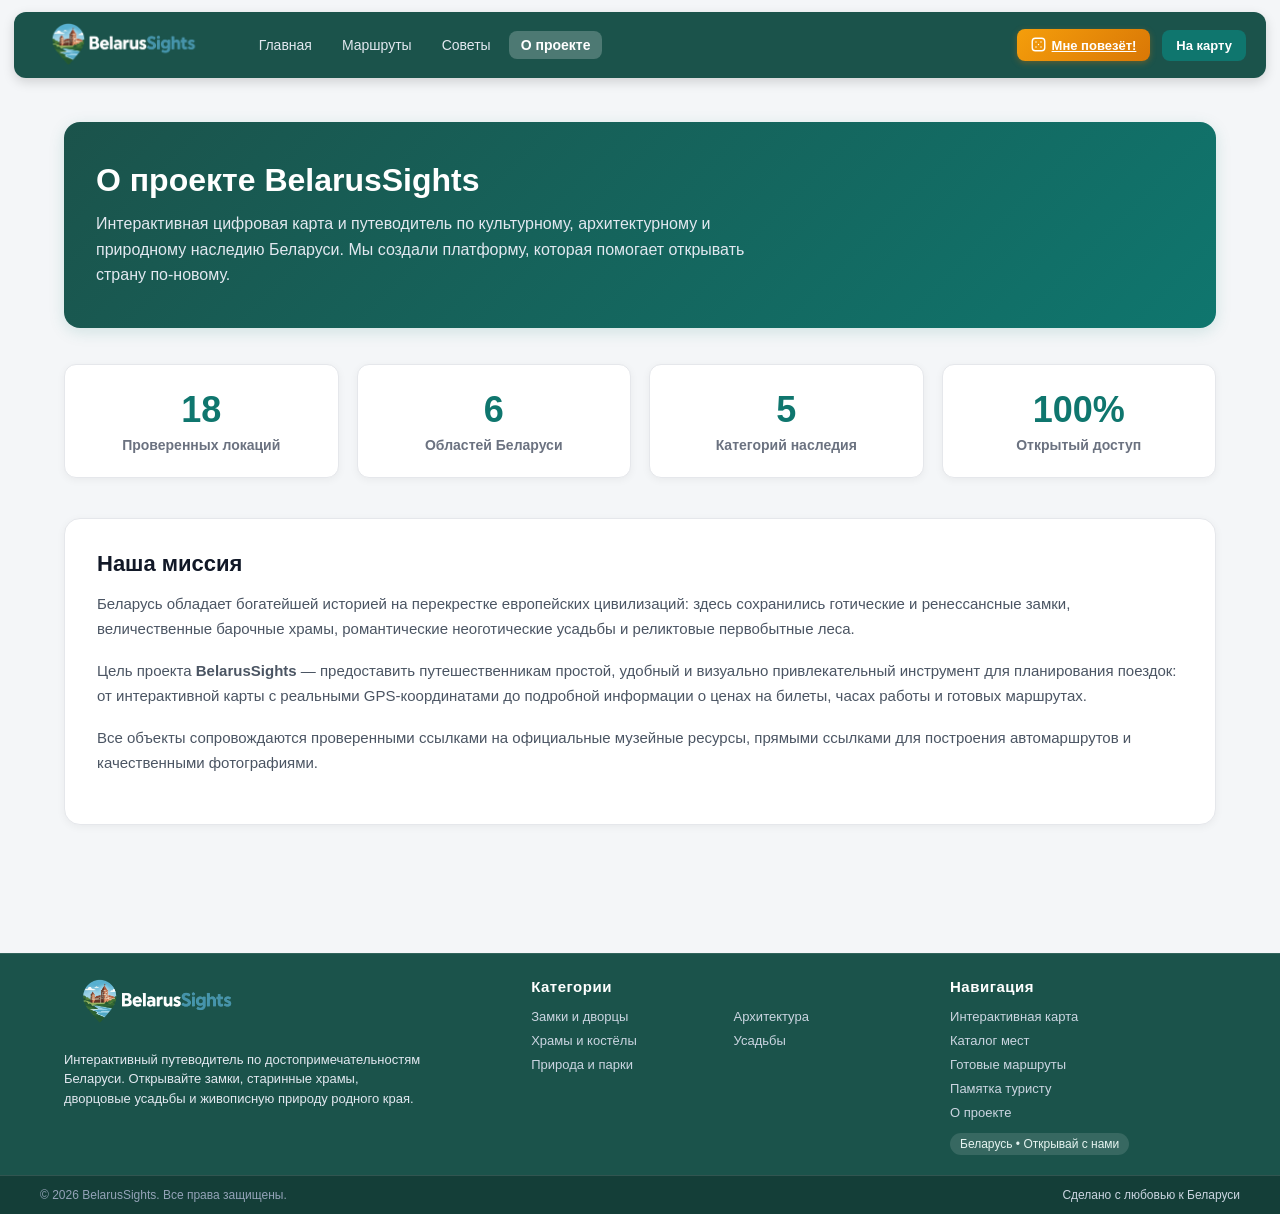
<file: about.html>
<!DOCTYPE html>
<html lang="ru">
<head>
  <meta charset="UTF-8">
  <meta name="viewport" content="width=device-width, initial-scale=1.0">
  <title>О проекте — BelarusSights</title>
  <link rel="stylesheet" href="style.css">
</head>
<body>

  <header>
    <div class="header-main">
      <a href="index.html" class="logo-link">
        <img src="logo.png" class="logo-img" alt="BelarusSights">
      </a>

      <button class="menu-toggle" id="menu-toggle" aria-label="Открыть меню">
        <span></span>
        <span></span>
        <span></span>
      </button>

      <nav class="main-nav" id="main-nav">
        <a href="index.html" class="nav-link">Главная</a>
        <a href="routes.html" class="nav-link">Маршруты</a>
        <a href="guide.html" class="nav-link">Советы</a>
        <a href="about.html" class="nav-link active">О проекте</a>
      </nav>
    </div>

    <div class="header-controls">
      <a href="index.html?random=1" class="btn-lucky" title="Случайная достопримечательность">
        <span class="lucky-icon"><svg width="15" height="15" viewBox="0 0 24 24" fill="none" stroke="currentColor" stroke-width="2.2" stroke-linecap="round" stroke-linejoin="round" style="vertical-align: -2px;"><rect x="2" y="2" width="20" height="20" rx="5" ry="5"></rect><path d="M16 8h.01"></path><path d="M8 8h.01"></path><path d="M8 16h.01"></path><path d="M16 16h.01"></path><path d="M12 12h.01"></path></svg></span> Мне повезёт!
      </a>
      <a href="index.html#map-container" class="btn btn-primary" style="padding: 8px 14px; text-decoration: none; border-radius: 8px; font-size: 13px;">
        На карту
      </a>
    </div>
  </header>

  <main class="page-container">
    <div class="page-hero">
      <h1>О проекте BelarusSights</h1>
      <p>Интерактивная цифровая карта и путеводитель по культурному, архитектурному и природному наследию Беларуси. Мы создали платформу, которая помогает открывать страну по-новому.</p>
    </div>

    <!-- Статистика -->
    <div class="stats-grid">
      <div class="stat-card">
        <div class="stat-number">18</div>
        <div class="stat-label">Проверенных локаций</div>
      </div>
      <div class="stat-card">
        <div class="stat-number">6</div>
        <div class="stat-label">Областей Беларуси</div>
      </div>
      <div class="stat-card">
        <div class="stat-number">5</div>
        <div class="stat-label">Категорий наследия</div>
      </div>
      <div class="stat-card">
        <div class="stat-number">100%</div>
        <div class="stat-label">Открытый доступ</div>
      </div>
    </div>

    <!-- Миссия и описание -->
    <article class="about-content-card">
      <h2>Наша миссия</h2>
      <p>Беларусь обладает богатейшей историей на перекрестке европейских цивилизаций: здесь сохранились готические и ренессансные замки, величественные барочные храмы, романтические неоготические усадьбы и реликтовые первобытные леса.</p>
      <p>Цель проекта <strong>BelarusSights</strong> — предоставить путешественникам простой, удобный и визуально привлекательный инструмент для планирования поездок: от интерактивной карты с реальными GPS-координатами до подробной информации о ценах на билеты, часах работы и готовых маршрутах.</p>
      <p>Все объекты сопровождаются проверенными ссылками на официальные музейные ресурсы, прямыми ссылками для построения автомаршрутов и качественными фотографиями.</p>
    </article>
  </main>

  <!-- Футер сайта -->
  <footer class="site-footer">
    <div class="footer-container">
      <div class="footer-col footer-about">
        <a href="index.html" class="footer-logo-link">
          <img src="logo.png" alt="BelarusSights" class="footer-logo">
        </a>
        <p class="footer-desc">Интерактивный путеводитель по достопримечательностям Беларуси. Открывайте замки, старинные храмы, дворцовые усадьбы и живописную природу родного края.</p>
      </div>

      <div class="footer-col footer-nav">
        <h4 class="footer-title">Категории</h4>
        <ul class="footer-links footer-links-grid">
          <li><a href="index.html#catalog-container">Замки и дворцы</a></li>
          <li><a href="index.html#catalog-container">Архитектура</a></li>
          <li><a href="index.html#catalog-container">Храмы и костёлы</a></li>
          <li><a href="index.html#catalog-container">Усадьбы</a></li>
          <li><a href="index.html#catalog-container">Природа и парки</a></li>
        </ul>
      </div>

      <div class="footer-col footer-info">
        <h4 class="footer-title">Навигация</h4>
        <ul class="footer-links">
          <li><a href="index.html#map-container">Интерактивная карта</a></li>
          <li><a href="index.html#catalog-container">Каталог мест</a></li>
          <li><a href="routes.html">Готовые маршруты</a></li>
          <li><a href="guide.html">Памятка туристу</a></li>
          <li><a href="about.html">О проекте</a></li>
        </ul>
        <div class="footer-badge">Беларусь • Открывай с нами</div>
      </div>
    </div>

    <div class="footer-bottom">
      <div class="footer-bottom-inner">
        <p>© 2026 BelarusSights. Все права защищены.</p>
        <p class="footer-subtext">Сделано с любовью к Беларуси</p>
      </div>
    </div>
  </footer>

  <script>
    const menuToggle = document.getElementById('menu-toggle');
    const mainNav = document.getElementById('main-nav');
    if (menuToggle && mainNav) {
      menuToggle.addEventListener('click', () => {
        mainNav.classList.toggle('active');
      });
    }
  </script>
</body>
</html>
</file>
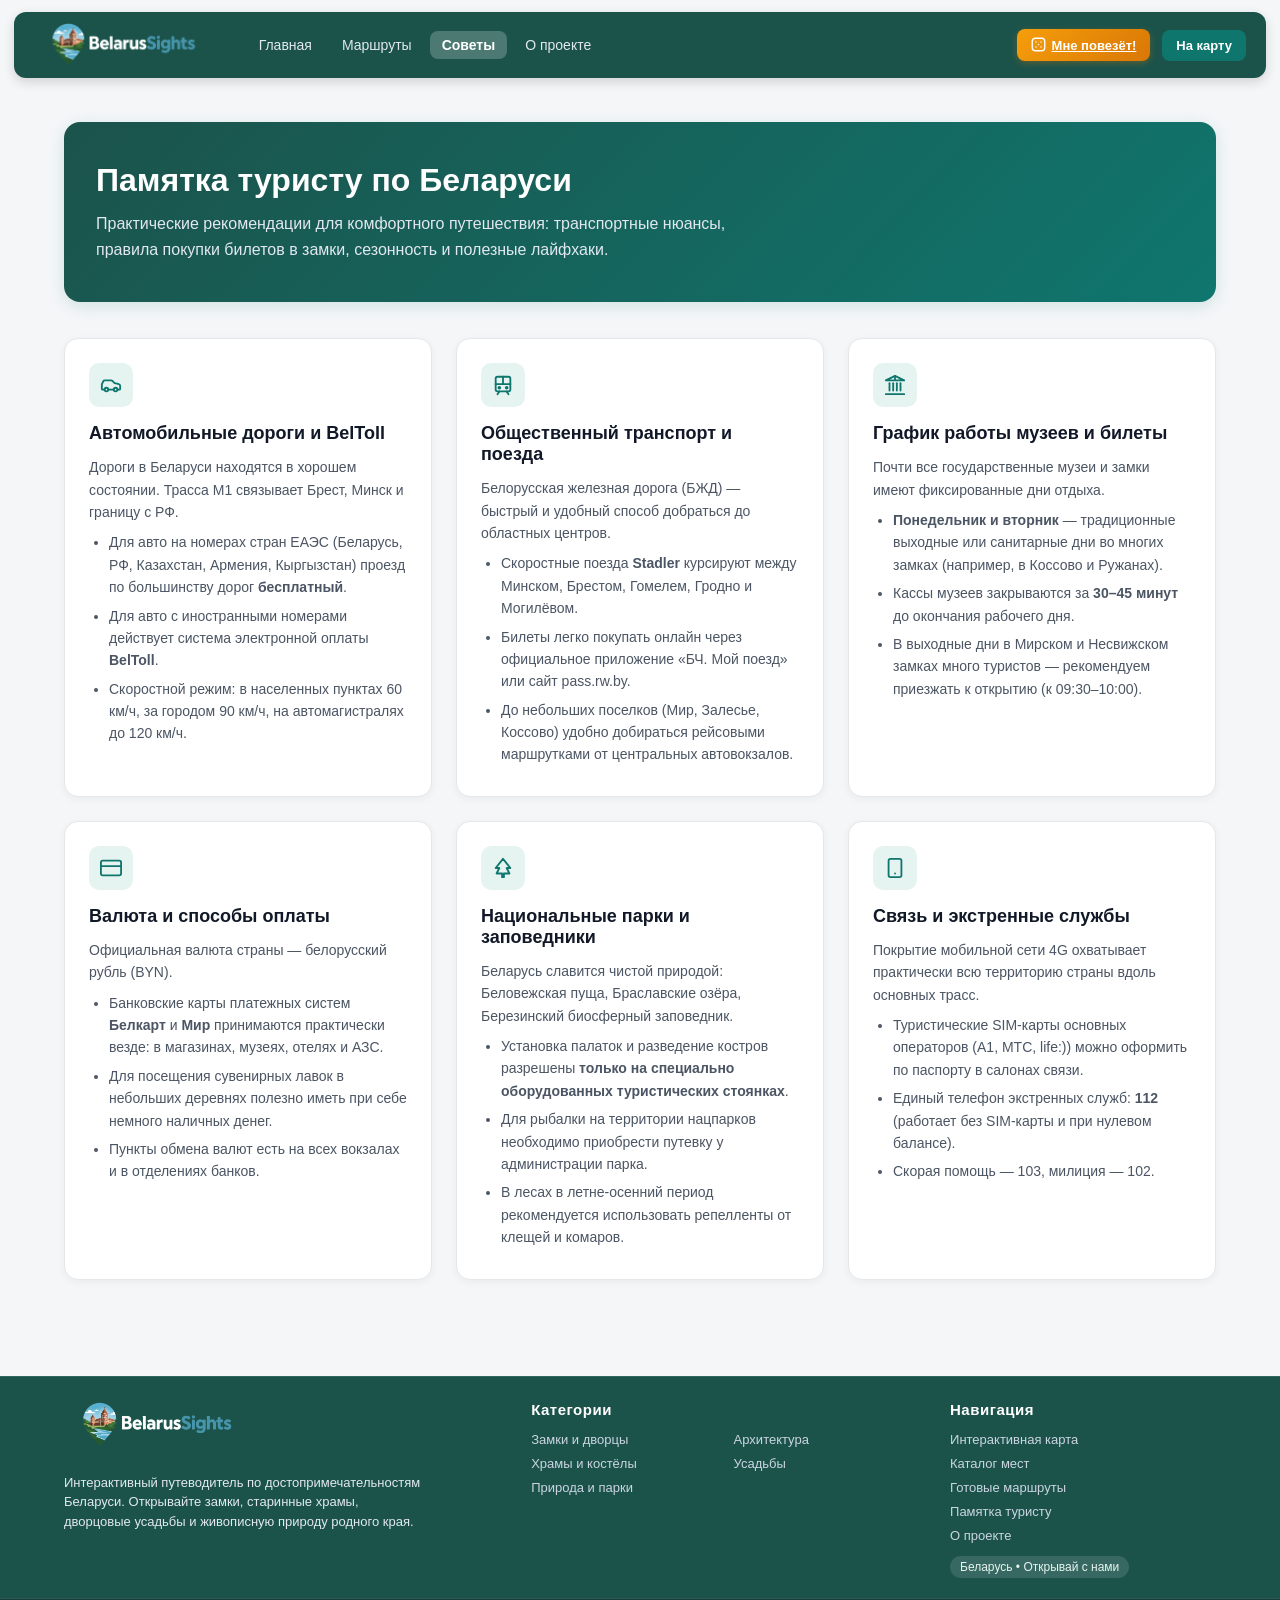
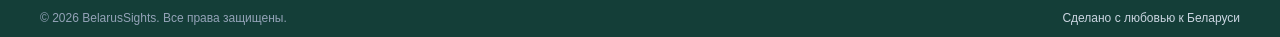
<file: guide.html>
<!DOCTYPE html>
<html lang="ru">
<head>
  <meta charset="UTF-8">
  <meta name="viewport" content="width=device-width, initial-scale=1.0">
  <title>Советы туристу — BelarusSights</title>
  <link rel="stylesheet" href="style.css">
</head>
<body>

  <header>
    <div class="header-main">
      <a href="index.html" class="logo-link">
        <img src="logo.png" class="logo-img" alt="BelarusSights">
      </a>

      <button class="menu-toggle" id="menu-toggle" aria-label="Открыть меню">
        <span></span>
        <span></span>
        <span></span>
      </button>

      <nav class="main-nav" id="main-nav">
        <a href="index.html" class="nav-link">Главная</a>
        <a href="routes.html" class="nav-link">Маршруты</a>
        <a href="guide.html" class="nav-link active">Советы</a>
        <a href="about.html" class="nav-link">О проекте</a>
      </nav>
    </div>

    <div class="header-controls">
      <a href="index.html?random=1" class="btn-lucky" title="Случайная достопримечательность">
        <span class="lucky-icon"><svg width="15" height="15" viewBox="0 0 24 24" fill="none" stroke="currentColor" stroke-width="2.2" stroke-linecap="round" stroke-linejoin="round" style="vertical-align: -2px;"><rect x="2" y="2" width="20" height="20" rx="5" ry="5"></rect><path d="M16 8h.01"></path><path d="M8 8h.01"></path><path d="M8 16h.01"></path><path d="M16 16h.01"></path><path d="M12 12h.01"></path></svg></span> Мне повезёт!
      </a>
      <a href="index.html#map-container" class="btn btn-primary" style="padding: 8px 14px; text-decoration: none; border-radius: 8px; font-size: 13px;">
        На карту
      </a>
    </div>
  </header>

  <main class="page-container">
    <div class="page-hero">
      <h1>Памятка туристу по Беларуси</h1>
      <p>Практические рекомендации для комфортного путешествия: транспортные нюансы, правила покупки билетов в замки, сезонность и полезные лайфхаки.</p>
    </div>

    <div class="guide-grid">
      <div class="guide-card">
        <div class="guide-icon-svg">
          <svg width="22" height="22" viewBox="0 0 24 24" fill="none" stroke="#0f766e" stroke-width="2" stroke-linecap="round" stroke-linejoin="round"><path d="M19 17h2c.6 0 1-.4 1-1v-3c0-.9-.7-1.7-1.5-1.9C18.7 10.6 16 10 16 10s-1.3-1.4-2.2-2.3c-.5-.4-1.1-.7-1.8-.7H5c-.6 0-1.1.4-1.4.9l-1.4 2.9A3.7 3.7 0 0 0 2 12v4c0 .6.4 1 1 1h2"></path><circle cx="7" cy="17" r="2"></circle><path d="M9 17h6"></path><circle cx="17" cy="17" r="2"></circle></svg>
        </div>
        <h3>Автомобильные дороги и BelToll</h3>
        <p>Дороги в Беларуси находятся в хорошем состоянии. Трасса М1 связывает Брест, Минск и границу с РФ.</p>
        <ul>
          <li>Для авто на номерах стран ЕАЭС (Беларусь, РФ, Казахстан, Армения, Кыргызстан) проезд по большинству дорог <strong>бесплатный</strong>.</li>
          <li>Для авто с иностранными номерами действует система электронной оплаты <strong>BelToll</strong>.</li>
          <li>Скоростной режим: в населенных пунктах 60 км/ч, за городом 90 км/ч, на автомагистралях до 120 км/ч.</li>
        </ul>
      </div>

      <div class="guide-card">
        <div class="guide-icon-svg">
          <svg width="22" height="22" viewBox="0 0 24 24" fill="none" stroke="#0f766e" stroke-width="2" stroke-linecap="round" stroke-linejoin="round"><rect x="4" y="3" width="16" height="16" rx="2"></rect><path d="M4 11h16"></path><path d="M12 3v8"></path><path d="m8 19-2 3"></path><path d="m16 19 2 3"></path><circle cx="8" cy="15" r="1"></circle><circle cx="16" cy="15" r="1"></circle></svg>
        </div>
        <h3>Общественный транспорт и поезда</h3>
        <p>Белорусская железная дорога (БЖД) — быстрый и удобный способ добраться до областных центров.</p>
        <ul>
          <li>Скоростные поезда <strong>Stadler</strong> курсируют между Минском, Брестом, Гомелем, Гродно и Могилёвом.</li>
          <li>Билеты легко покупать онлайн через официальное приложение «БЧ. Мой поезд» или сайт pass.rw.by.</li>
          <li>До небольших поселков (Мир, Залесье, Коссово) удобно добираться рейсовыми маршрутками от центральных автовокзалов.</li>
        </ul>
      </div>

      <div class="guide-card">
        <div class="guide-icon-svg">
          <svg width="22" height="22" viewBox="0 0 24 24" fill="none" stroke="#0f766e" stroke-width="2" stroke-linecap="round" stroke-linejoin="round"><line x1="2" y1="22" x2="22" y2="22"></line><line x1="12" y1="2" x2="12" y2="6"></line><line x1="6" y1="10" x2="6" y2="18"></line><line x1="10" y1="10" x2="10" y2="18"></line><line x1="14" y1="10" x2="14" y2="18"></line><line x1="18" y1="10" x2="18" y2="18"></line><polygon points="12 2 2 7 22 7 12 2"></polygon></svg>
        </div>
        <h3>График работы музеев и билеты</h3>
        <p>Почти все государственные музеи и замки имеют фиксированные дни отдыха.</p>
        <ul>
          <li><strong>Понедельник и вторник</strong> — традиционные выходные или санитарные дни во многих замках (например, в Коссово и Ружанах).</li>
          <li>Кассы музеев закрываются за <strong>30–45 минут</strong> до окончания рабочего дня.</li>
          <li>В выходные дни в Мирском и Несвижском замках много туристов — рекомендуем приезжать к открытию (к 09:30–10:00).</li>
        </ul>
      </div>

      <div class="guide-card">
        <div class="guide-icon-svg">
          <svg width="22" height="22" viewBox="0 0 24 24" fill="none" stroke="#0f766e" stroke-width="2" stroke-linecap="round" stroke-linejoin="round"><rect x="1" y="4" width="22" height="16" rx="2" ry="2"></rect><line x1="1" y1="10" x2="23" y2="10"></line></svg>
        </div>
        <h3>Валюта и способы оплаты</h3>
        <p>Официальная валюта страны — белорусский рубль (BYN).</p>
        <ul>
          <li>Банковские карты платежных систем <strong>Белкарт</strong> и <strong>Мир</strong> принимаются практически везде: в магазинах, музеях, отелях и АЗС.</li>
          <li>Для посещения сувенирных лавок в небольших деревнях полезно иметь при себе немного наличных денег.</li>
          <li>Пункты обмена валют есть на всех вокзалах и в отделениях банков.</li>
        </ul>
      </div>

      <div class="guide-card">
        <div class="guide-icon-svg">
          <svg width="22" height="22" viewBox="0 0 24 24" fill="none" stroke="#0f766e" stroke-width="2" stroke-linecap="round" stroke-linejoin="round"><path d="M12 2L4 12h4l-3 6h6v4h2v-4h6l-3-6h4z"></path></svg>
        </div>
        <h3>Национальные парки и заповедники</h3>
        <p>Беларусь славится чистой природой: Беловежская пуща, Браславские озёра, Березинский биосферный заповедник.</p>
        <ul>
          <li>Установка палаток и разведение костров разрешены <strong>только на специально оборудованных туристических стоянках</strong>.</li>
          <li>Для рыбалки на территории нацпарков необходимо приобрести путевку у администрации парка.</li>
          <li>В лесах в летне-осенний период рекомендуется использовать репелленты от клещей и комаров.</li>
        </ul>
      </div>

      <div class="guide-card">
        <div class="guide-icon-svg">
          <svg width="22" height="22" viewBox="0 0 24 24" fill="none" stroke="#0f766e" stroke-width="2" stroke-linecap="round" stroke-linejoin="round"><rect x="5" y="2" width="14" height="20" rx="2" ry="2"></rect><line x1="12" y1="18" x2="12.01" y2="18"></line></svg>
        </div>
        <h3>Связь и экстренные службы</h3>
        <p>Покрытие мобильной сети 4G охватывает практически всю территорию страны вдоль основных трасс.</p>
        <ul>
          <li>Туристические SIM-карты основных операторов (А1, МТС, life:)) можно оформить по паспорту в салонах связи.</li>
          <li>Единый телефон экстренных служб: <strong>112</strong> (работает без SIM-карты и при нулевом балансе).</li>
          <li>Скорая помощь — 103, милиция — 102.</li>
        </ul>
      </div>
    </div>
  </main>

  <!-- Футер сайта -->
  <footer class="site-footer">
    <div class="footer-container">
      <div class="footer-col footer-about">
        <a href="index.html" class="footer-logo-link">
          <img src="logo.png" alt="BelarusSights" class="footer-logo">
        </a>
        <p class="footer-desc">Интерактивный путеводитель по достопримечательностям Беларуси. Открывайте замки, старинные храмы, дворцовые усадьбы и живописную природу родного края.</p>
      </div>

      <div class="footer-col footer-nav">
        <h4 class="footer-title">Категории</h4>
        <ul class="footer-links footer-links-grid">
          <li><a href="index.html#catalog-container">Замки и дворцы</a></li>
          <li><a href="index.html#catalog-container">Архитектура</a></li>
          <li><a href="index.html#catalog-container">Храмы и костёлы</a></li>
          <li><a href="index.html#catalog-container">Усадьбы</a></li>
          <li><a href="index.html#catalog-container">Природа и парки</a></li>
        </ul>
      </div>

      <div class="footer-col footer-info">
        <h4 class="footer-title">Навигация</h4>
        <ul class="footer-links">
          <li><a href="index.html#map-container">Интерактивная карта</a></li>
          <li><a href="index.html#catalog-container">Каталог мест</a></li>
          <li><a href="routes.html">Готовые маршруты</a></li>
          <li><a href="guide.html">Памятка туристу</a></li>
          <li><a href="about.html">О проекте</a></li>
        </ul>
        <div class="footer-badge">Беларусь • Открывай с нами</div>
      </div>
    </div>

    <div class="footer-bottom">
      <div class="footer-bottom-inner">
        <p>© 2026 BelarusSights. Все права защищены.</p>
        <p class="footer-subtext">Сделано с любовью к Беларуси</p>
      </div>
    </div>
  </footer>

  <script>
    const menuToggle = document.getElementById('menu-toggle');
    const mainNav = document.getElementById('main-nav');
    if (menuToggle && mainNav) {
      menuToggle.addEventListener('click', () => {
        mainNav.classList.toggle('active');
      });
    }
  </script>
</body>
</html>
</file>
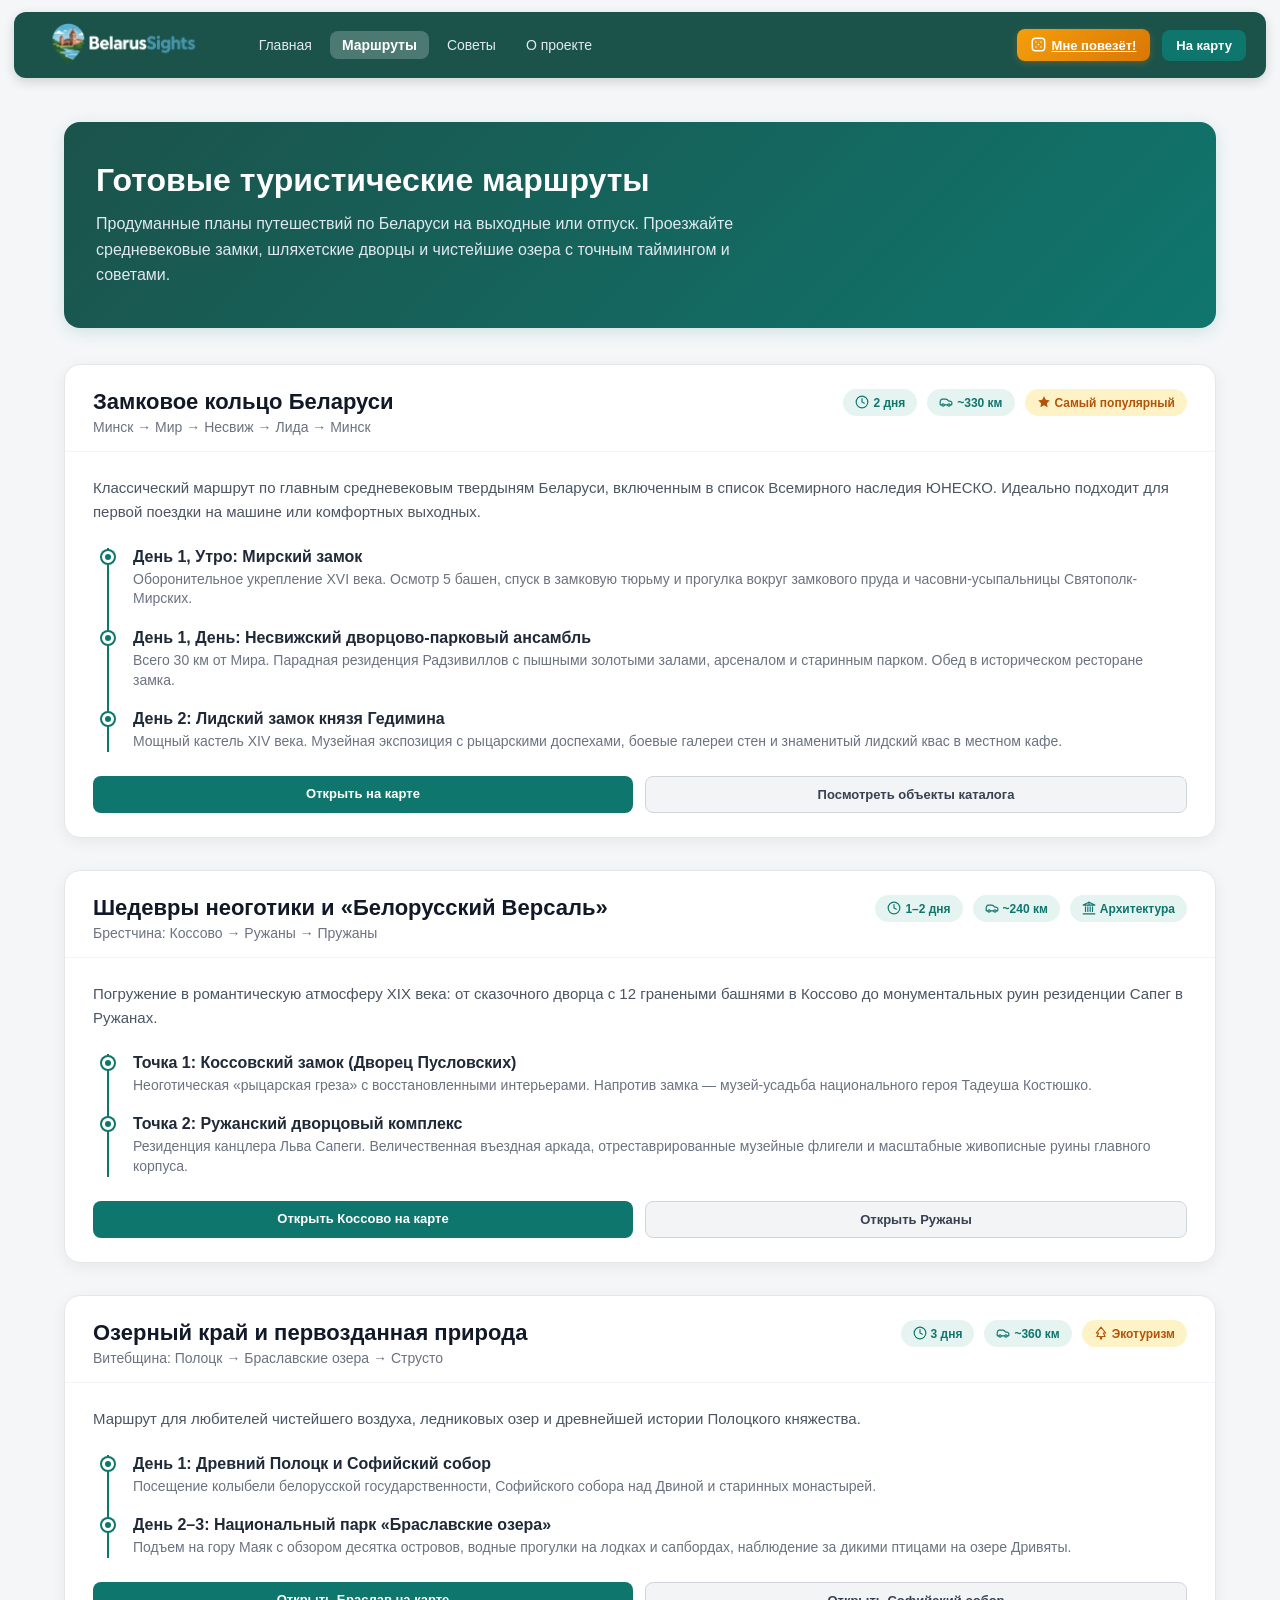
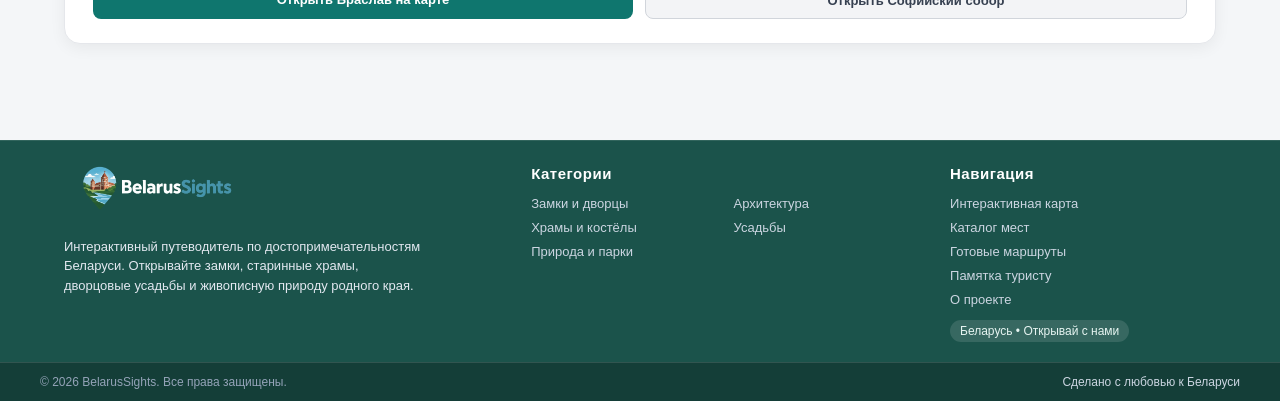
<file: routes.html>
<!DOCTYPE html>
<html lang="ru">
<head>
  <meta charset="UTF-8">
  <meta name="viewport" content="width=device-width, initial-scale=1.0">
  <title>Готовые маршруты — BelarusSights</title>
  <link rel="stylesheet" href="style.css">
</head>
<body>

  <header>
    <div class="header-main">
      <a href="index.html" class="logo-link">
        <img src="logo.png" class="logo-img" alt="BelarusSights">
      </a>

      <button class="menu-toggle" id="menu-toggle" aria-label="Открыть меню">
        <span></span>
        <span></span>
        <span></span>
      </button>

      <nav class="main-nav" id="main-nav">
        <a href="index.html" class="nav-link">Главная</a>
        <a href="routes.html" class="nav-link active">Маршруты</a>
        <a href="guide.html" class="nav-link">Советы</a>
        <a href="about.html" class="nav-link">О проекте</a>
      </nav>
    </div>

    <div class="header-controls">
      <a href="index.html?random=1" class="btn-lucky" title="Случайная достопримечательность">
        <span class="lucky-icon"><svg width="15" height="15" viewBox="0 0 24 24" fill="none" stroke="currentColor" stroke-width="2.2" stroke-linecap="round" stroke-linejoin="round" style="vertical-align: -2px;"><rect x="2" y="2" width="20" height="20" rx="5" ry="5"></rect><path d="M16 8h.01"></path><path d="M8 8h.01"></path><path d="M8 16h.01"></path><path d="M16 16h.01"></path><path d="M12 12h.01"></path></svg></span> Мне повезёт!
      </a>
      <a href="index.html#map-container" class="btn btn-primary" style="padding: 8px 14px; text-decoration: none; border-radius: 8px; font-size: 13px;">
        На карту
      </a>
    </div>
  </header>

  <main class="page-container">
    <div class="page-hero">
      <h1>Готовые туристические маршруты</h1>
      <p>Продуманные планы путешествий по Беларуси на выходные или отпуск. Проезжайте средневековые замки, шляхетские дворцы и чистейшие озера с точным таймингом и советами.</p>
    </div>

    <div class="routes-grid">
      <!-- Маршрут 1 -->
      <article class="route-card">
        <div class="route-header">
          <div>
            <h2 class="route-title">Замковое кольцо Беларуси</h2>
            <p style="color: #6b7280; font-size: 14px; margin-top: 4px;">Минск → Мир → Несвиж → Лида → Минск</p>
          </div>
          <div class="route-meta">
            <span class="route-badge"><svg width="14" height="14" viewBox="0 0 24 24" fill="none" stroke="currentColor" stroke-width="2" stroke-linecap="round" stroke-linejoin="round" style="vertical-align: -2px; margin-right: 4px;"><circle cx="12" cy="12" r="10"></circle><polyline points="12 6 12 12 16 14"></polyline></svg>2 дня</span>
            <span class="route-badge"><svg width="14" height="14" viewBox="0 0 24 24" fill="none" stroke="currentColor" stroke-width="2" stroke-linecap="round" stroke-linejoin="round" style="vertical-align: -2px; margin-right: 4px;"><path d="M19 17h2c.6 0 1-.4 1-1v-3c0-.9-.7-1.7-1.5-1.9C18.7 10.6 16 10 16 10s-1.3-1.4-2.2-2.3c-.5-.4-1.1-.7-1.8-.7H5c-.6 0-1.1.4-1.4.9l-1.4 2.9A3.7 3.7 0 0 0 2 12v4c0 .6.4 1 1 1h2"></path><circle cx="7" cy="17" r="2"></circle><path d="M9 17h6"></path><circle cx="17" cy="17" r="2"></circle></svg>~330 км</span>
            <span class="route-badge route-badge-alt"><svg width="14" height="14" viewBox="0 0 24 24" fill="currentColor" stroke="none" style="vertical-align: -2px; margin-right: 4px;"><polygon points="12 2 15.09 8.26 22 9.27 17 14.14 18.18 21.02 12 17.77 5.82 21.02 7 14.14 2 9.27 8.91 8.26 12 2"></polygon></svg>Самый популярный</span>
          </div>
        </div>
        <div class="route-body">
          <p class="route-desc">Классический маршрут по главным средневековым твердыням Беларуси, включенным в список Всемирного наследия ЮНЕСКО. Идеально подходит для первой поездки на машине или комфортных выходных.</p>
          
          <div class="timeline">
            <div class="timeline-item">
              <span class="timeline-dot"></span>
              <h3 class="timeline-title">День 1, Утро: Мирский замок</h3>
              <p class="timeline-desc">Оборонительное укрепление XVI века. Осмотр 5 башен, спуск в замковую тюрьму и прогулка вокруг замкового пруда и часовни-усыпальницы Святополк-Мирских.</p>
            </div>
            <div class="timeline-item">
              <span class="timeline-dot"></span>
              <h3 class="timeline-title">День 1, День: Несвижский дворцово-парковый ансамбль</h3>
              <p class="timeline-desc">Всего 30 км от Мира. Парадная резиденция Радзивиллов с пышными золотыми залами, арсеналом и старинным парком. Обед в историческом ресторане замка.</p>
            </div>
            <div class="timeline-item">
              <span class="timeline-dot"></span>
              <h3 class="timeline-title">День 2: Лидский замок князя Гедимина</h3>
              <p class="timeline-desc">Мощный кастель XIV века. Музейная экспозиция с рыцарскими доспехами, боевые галереи стен и знаменитый лидский квас в местном кафе.</p>
            </div>
          </div>

          <div class="route-actions">
            <a href="index.html?sight=mir" class="btn btn-primary" style="text-decoration: none; font-size: 13px; padding: 10px 16px; border-radius: 8px;">Открыть на карте</a>
            <a href="index.html#catalog-container" class="btn btn-secondary" style="text-decoration: none; font-size: 13px; padding: 10px 16px; border-radius: 8px;">Посмотреть объекты каталога</a>
          </div>
        </div>
      </article>

      <!-- Маршрут 2 -->
      <article class="route-card">
        <div class="route-header">
          <div>
            <h2 class="route-title">Шедевры неоготики и «Белорусский Версаль»</h2>
            <p style="color: #6b7280; font-size: 14px; margin-top: 4px;">Брестчина: Коссово → Ружаны → Пружаны</p>
          </div>
          <div class="route-meta">
            <span class="route-badge"><svg width="14" height="14" viewBox="0 0 24 24" fill="none" stroke="currentColor" stroke-width="2" stroke-linecap="round" stroke-linejoin="round" style="vertical-align: -2px; margin-right: 4px;"><circle cx="12" cy="12" r="10"></circle><polyline points="12 6 12 12 16 14"></polyline></svg>1–2 дня</span>
            <span class="route-badge"><svg width="14" height="14" viewBox="0 0 24 24" fill="none" stroke="currentColor" stroke-width="2" stroke-linecap="round" stroke-linejoin="round" style="vertical-align: -2px; margin-right: 4px;"><path d="M19 17h2c.6 0 1-.4 1-1v-3c0-.9-.7-1.7-1.5-1.9C18.7 10.6 16 10 16 10s-1.3-1.4-2.2-2.3c-.5-.4-1.1-.7-1.8-.7H5c-.6 0-1.1.4-1.4.9l-1.4 2.9A3.7 3.7 0 0 0 2 12v4c0 .6.4 1 1 1h2"></path><circle cx="7" cy="17" r="2"></circle><path d="M9 17h6"></path><circle cx="17" cy="17" r="2"></circle></svg>~240 км</span>
            <span class="route-badge"><svg width="14" height="14" viewBox="0 0 24 24" fill="none" stroke="currentColor" stroke-width="2" stroke-linecap="round" stroke-linejoin="round" style="vertical-align: -2px; margin-right: 4px;"><line x1="2" y1="22" x2="22" y2="22"></line><line x1="12" y1="2" x2="12" y2="6"></line><line x1="6" y1="10" x2="6" y2="18"></line><line x1="10" y1="10" x2="10" y2="18"></line><line x1="14" y1="10" x2="14" y2="18"></line><line x1="18" y1="10" x2="18" y2="18"></line><polygon points="12 2 2 7 22 7 12 2"></polygon></svg>Архитектура</span>
          </div>
        </div>
        <div class="route-body">
          <p class="route-desc">Погружение в романтическую атмосферу XIX века: от сказочного дворца с 12 гранеными башнями в Коссово до монументальных руин резиденции Сапег в Ружанах.</p>
          
          <div class="timeline">
            <div class="timeline-item">
              <span class="timeline-dot"></span>
              <h3 class="timeline-title">Точка 1: Коссовский замок (Дворец Пусловских)</h3>
              <p class="timeline-desc">Неоготическая «рыцарская греза» с восстановленными интерьерами. Напротив замка — музей-усадьба национального героя Тадеуша Костюшко.</p>
            </div>
            <div class="timeline-item">
              <span class="timeline-dot"></span>
              <h3 class="timeline-title">Точка 2: Ружанский дворцовый комплекс</h3>
              <p class="timeline-desc">Резиденция канцлера Льва Сапеги. Величественная въездная аркада, отреставрированные музейные флигели и масштабные живописные руины главного корпуса.</p>
            </div>
          </div>

          <div class="route-actions">
            <a href="index.html?sight=kossovo_castle" class="btn btn-primary" style="text-decoration: none; font-size: 13px; padding: 10px 16px; border-radius: 8px;">Открыть Коссово на карте</a>
            <a href="index.html?sight=ruzhany_palace" class="btn btn-secondary" style="text-decoration: none; font-size: 13px; padding: 10px 16px; border-radius: 8px;">Открыть Ружаны</a>
          </div>
        </div>
      </article>

      <!-- Маршрут 3 -->
      <article class="route-card">
        <div class="route-header">
          <div>
            <h2 class="route-title">Озерный край и первозданная природа</h2>
            <p style="color: #6b7280; font-size: 14px; margin-top: 4px;">Витебщина: Полоцк → Браславские озера → Струсто</p>
          </div>
          <div class="route-meta">
            <span class="route-badge"><svg width="14" height="14" viewBox="0 0 24 24" fill="none" stroke="currentColor" stroke-width="2" stroke-linecap="round" stroke-linejoin="round" style="vertical-align: -2px; margin-right: 4px;"><circle cx="12" cy="12" r="10"></circle><polyline points="12 6 12 12 16 14"></polyline></svg>3 дня</span>
            <span class="route-badge"><svg width="14" height="14" viewBox="0 0 24 24" fill="none" stroke="currentColor" stroke-width="2" stroke-linecap="round" stroke-linejoin="round" style="vertical-align: -2px; margin-right: 4px;"><path d="M19 17h2c.6 0 1-.4 1-1v-3c0-.9-.7-1.7-1.5-1.9C18.7 10.6 16 10 16 10s-1.3-1.4-2.2-2.3c-.5-.4-1.1-.7-1.8-.7H5c-.6 0-1.1.4-1.4.9l-1.4 2.9A3.7 3.7 0 0 0 2 12v4c0 .6.4 1 1 1h2"></path><circle cx="7" cy="17" r="2"></circle><path d="M9 17h6"></path><circle cx="17" cy="17" r="2"></circle></svg>~360 км</span>
            <span class="route-badge route-badge-alt"><svg width="14" height="14" viewBox="0 0 24 24" fill="none" stroke="currentColor" stroke-width="2" stroke-linecap="round" stroke-linejoin="round" style="vertical-align: -2px; margin-right: 4px;"><path d="M12 2L4 12h4l-3 6h6v4h2v-4h6l-3-6h4z"></path></svg>Экотуризм</span>
          </div>
        </div>
        <div class="route-body">
          <p class="route-desc">Маршрут для любителей чистейшего воздуха, ледниковых озер и древнейшей истории Полоцкого княжества.</p>
          
          <div class="timeline">
            <div class="timeline-item">
              <span class="timeline-dot"></span>
              <h3 class="timeline-title">День 1: Древний Полоцк и Софийский собор</h3>
              <p class="timeline-desc">Посещение колыбели белорусской государственности, Софийского собора над Двиной и старинных монастырей.</p>
            </div>
            <div class="timeline-item">
              <span class="timeline-dot"></span>
              <h3 class="timeline-title">День 2–3: Национальный парк «Браславские озера»</h3>
              <p class="timeline-desc">Подъем на гору Маяк с обзором десятка островов, водные прогулки на лодках и сапбордах, наблюдение за дикими птицами на озере Дривяты.</p>
            </div>
          </div>

          <div class="route-actions">
            <a href="index.html?sight=braslav_lakes" class="btn btn-primary" style="text-decoration: none; font-size: 13px; padding: 10px 16px; border-radius: 8px;">Открыть Браслав на карте</a>
            <a href="index.html?sight=polotsk_sofia" class="btn btn-secondary" style="text-decoration: none; font-size: 13px; padding: 10px 16px; border-radius: 8px;">Открыть Софийский собор</a>
          </div>
        </div>
      </article>
    </div>
  </main>

  <!-- Футер сайта -->
  <footer class="site-footer">
    <div class="footer-container">
      <div class="footer-col footer-about">
        <a href="index.html" class="footer-logo-link">
          <img src="logo.png" alt="BelarusSights" class="footer-logo">
        </a>
        <p class="footer-desc">Интерактивный путеводитель по достопримечательностям Беларуси. Открывайте замки, старинные храмы, дворцовые усадьбы и живописную природу родного края.</p>
      </div>

      <div class="footer-col footer-nav">
        <h4 class="footer-title">Категории</h4>
        <ul class="footer-links footer-links-grid">
          <li><a href="index.html#catalog-container">Замки и дворцы</a></li>
          <li><a href="index.html#catalog-container">Архитектура</a></li>
          <li><a href="index.html#catalog-container">Храмы и костёлы</a></li>
          <li><a href="index.html#catalog-container">Усадьбы</a></li>
          <li><a href="index.html#catalog-container">Природа и парки</a></li>
        </ul>
      </div>

      <div class="footer-col footer-info">
        <h4 class="footer-title">Навигация</h4>
        <ul class="footer-links">
          <li><a href="index.html#map-container">Интерактивная карта</a></li>
          <li><a href="index.html#catalog-container">Каталог мест</a></li>
          <li><a href="routes.html">Готовые маршруты</a></li>
          <li><a href="guide.html">Памятка туристу</a></li>
          <li><a href="about.html">О проекте</a></li>
        </ul>
        <div class="footer-badge">Беларусь • Открывай с нами</div>
      </div>
    </div>

    <div class="footer-bottom">
      <div class="footer-bottom-inner">
        <p>© 2026 BelarusSights. Все права защищены.</p>
        <p class="footer-subtext">Сделано с любовью к Беларуси</p>
      </div>
    </div>
  </footer>

  <script>
    const menuToggle = document.getElementById('menu-toggle');
    const mainNav = document.getElementById('main-nav');
    if (menuToggle && mainNav) {
      menuToggle.addEventListener('click', () => {
        mainNav.classList.toggle('active');
      });
    }
  </script>
</body>
</html>
</file>
<file: style.css>
* {
  box-sizing: border-box;
  margin: 0;
  padding: 0;
  font-family: -apple-system, BlinkMacSystemFont, "Segoe UI", Roboto, Helvetica, Arial, sans-serif;
}

html, body {
  min-height: 100vh;
  background-color: #f4f6f8;
  color: #1a1a1a;
  overflow-x: hidden;
  overflow-y: auto;
}

header {
  position: sticky;
  top: 12px;
  margin: 12px 14px;
  background-color: #1b534b;
  border-radius: 12px;
  padding: 10px 20px;
  min-height: 64px;
  display: flex;
  align-items: center;
  justify-content: space-between;
  gap: 16px;
  z-index: 1000;
  box-shadow: 0 4px 12px rgba(0, 0, 0, 0.15);
}

.header-main {
  display: flex;
  align-items: center;
  gap: 24px;
}

.main-nav {
  display: flex;
  align-items: center;
  gap: 6px;
}

.nav-link {
  color: #e2e8f0;
  text-decoration: none;
  font-size: 14px;
  font-weight: 500;
  padding: 6px 12px;
  border-radius: 8px;
  transition: all 0.2s ease;
  white-space: nowrap;
}

.nav-link:hover {
  background-color: rgba(255, 255, 255, 0.14);
  color: #ffffff;
}

.nav-link.active {
  background-color: rgba(255, 255, 255, 0.22);
  color: #ffffff;
  font-weight: 600;
}

.header-controls {
  display: flex;
  align-items: center;
  gap: 12px;
  flex-wrap: wrap;
}

.btn-lucky {
  background: linear-gradient(135deg, #f59e0b 0%, #d97706 100%);
  color: #ffffff;
  border: none;
  border-radius: 8px;
  padding: 8px 14px;
  font-size: 13px;
  font-weight: 700;
  cursor: pointer;
  display: inline-flex;
  align-items: center;
  gap: 6px;
  white-space: nowrap;
  box-shadow: 0 2px 6px rgba(217, 119, 6, 0.35);
  transition: transform 0.15s ease, box-shadow 0.15s ease, filter 0.15s ease;
}

.btn-lucky:hover {
  transform: translateY(-2px);
  box-shadow: 0 4px 10px rgba(217, 119, 6, 0.45);
  filter: brightness(1.06);
}

.btn-lucky:active {
  transform: translateY(0);
}

.menu-toggle {
  display: none;
  flex-direction: column;
  justify-content: space-around;
  width: 32px;
  height: 28px;
  background: transparent;
  border: none;
  cursor: pointer;
  padding: 2px;
}

.menu-toggle span {
  width: 100%;
  height: 3px;
  background: #ffffff;
  border-radius: 2px;
  transition: all 0.25s ease;
}

.logo-link {
  display: flex;
  align-items: center;
  text-decoration: none;
  flex-shrink: 0;
  margin-right: 12px;
}

.logo-img {
  height: 46px;
  width: auto;
  display: block;

}

.search-box input {
  padding: 8px 16px;
  border: 1px solid #d1d5db;
  border-radius: 8px;
  width: 320px;
  outline: none;
  font-size: 14px;
}

.filters {
  display: flex;
  gap: 12px;
}

.filters select {
  padding: 8px 12px;
  border: 1px solid #d1d5db;
  border-radius: 8px;
  background: #fff;
  font-size: 14px;
  cursor: pointer;
}

/* 1. Блок карты */
#map-container {
  width: 100%;
  height: calc(100vh - 61px);
  position: relative;
}

#map {
  width: 100%;
  height: 100%;
}

/* 2. Нижний блок — Каталог мест */
#catalog-container {
  padding: 40px 24px;
  max-width: 1200px;
  margin: 0 auto;
}

.catalog-title {
  font-size: 22px;
  font-weight: 700;
  margin-bottom: 24px;
  color: #374151;
}

/* Сетка карточек */
.grid {
  display: grid;
  grid-template-columns: repeat(auto-fill, minmax(280px, 1fr));
  gap: 24px;
}

/* Дизайн карточки */
.card {
  background: #ffffff;
  border-radius: 12px;
  overflow: hidden;
  box-shadow: 0 2px 8px rgba(0,0,0,0.06);
  transition: transform 0.2s, box-shadow 0.2s;
  display: flex;
  flex-direction: column;
}

.card:hover {
  transform: translateY(-4px);
  box-shadow: 0 8px 16px rgba(0,0,0,0.1);
}

.card-img {
  width: 100%;
  height: 180px;
  object-fit: cover;
}

.card-body {
  padding: 16px;
  display: flex;
  flex-direction: column;
  flex-grow: 1;
}

.tags {
  display: flex;
  gap: 6px;
  margin-bottom: 8px;
}

.tag {
  background: #e6f4f1;
  color: #0f766e;
  font-size: 11px;
  font-weight: 600;
  padding: 4px 8px;
  border-radius: 6px;
}

.card-title {
  font-size: 18px;
  font-weight: 700;
  margin-bottom: 4px;
}

.card-region {
  font-size: 13px;
  color: #6b7280;
  margin-bottom: 10px;
}

.card-desc {
  font-size: 14px;
  color: #4b5563;
  line-height: 1.4;
  margin-bottom: 16px;
  flex-grow: 1;
}

.card-actions {
  display: flex;
  gap: 8px;
}

.btn {
  flex: 1;
  padding: 10px 0;
  border: none;
  border-radius: 6px;
  font-size: 13px;
  font-weight: 600;
  cursor: pointer;
  text-align: center;
  text-decoration: none;
}

.btn-primary {
  background-color: #0f766e;
  color: white;
}

.btn-primary:hover {
  background-color: #0d655e;
}

.btn-secondary {
  background-color: #f3f4f6;
  color: #374151;
  border: 1px solid #d1d5db;
}

.btn-secondary:hover {
  background-color: #e5e7eb;
}

/* Адаптивность шапки для планшетов и мобильных устройств */
@media (max-width: 1100px) {
  header {
    flex-direction: column;
    align-items: stretch;
  }
  .header-main {
    justify-content: space-between;
    width: 100%;
  }
  .header-controls {
    width: 100%;
    justify-content: space-between;
  }
  .search-box {
    flex: 1;
  }
  .search-box input {
    width: 100%;
  }
}

@media (max-width: 768px) {
  header {
    gap: 12px;
    padding: 12px;
    margin: 8px;
    max-width: 100%;
  }

  .header-main {
    flex-wrap: wrap;
    justify-content: space-between;
  }

  .logo-img {
    height: 40px;
  }

  .menu-toggle {
    display: flex;
  }

  .main-nav {
    display: none;
    flex-direction: column;
    width: 100%;
    gap: 4px;
    padding-top: 10px;
    border-top: 1px solid rgba(255, 255, 255, 0.15);
  }

  .main-nav.active {
    display: flex;
  }

  .header-controls {
    flex-direction: column;
    align-items: stretch;
    gap: 10px;
  }

  .search-box {
    width: 100%;
  }

  .search-box input {
    width: 100%;
  }

  .filters {
    flex-direction: column;
    gap: 8px;
    width: 100%;
  }

  .filters select {
    width: 100%;
  }

  .btn-lucky {
    width: 100%;
    justify-content: center;
  }
}

/* Стили всплывающего окна (модального окна) */
.modal-overlay {
  position: fixed;
  top: 0;
  left: 0;
  width: 100vw;
  height: 100vh;
  background-color: rgba(0, 0, 0, 0.6);
  backdrop-filter: blur(4px);
  display: flex;
  align-items: center;
  justify-content: center;
  z-index: 2000;
  opacity: 0;
  visibility: hidden;
  transition: opacity 0.25s ease, visibility 0.25s ease;
  padding: 16px;
}

.modal-overlay.active {
  opacity: 1;
  visibility: visible;
}

.modal-window {
  background: #ffffff;
  border-radius: 18px;
  max-width: 580px;
  width: 100%;
  max-height: 90vh;
  overflow-y: auto;
  position: relative;
  box-shadow: 0 20px 40px rgba(0, 0, 0, 0.25);
  transform: translateY(20px) scale(0.97);
  transition: transform 0.25s cubic-bezier(0.16, 1, 0.3, 1);
}

.modal-overlay.active .modal-window {
  transform: translateY(0) scale(1);
}

.modal-close {
  position: absolute;
  top: 14px;
  right: 14px;
  width: 36px;
  height: 36px;
  border-radius: 50%;
  background: rgba(255, 255, 255, 0.9);
  border: none;
  font-size: 22px;
  line-height: 1;
  color: #374151;
  display: flex;
  align-items: center;
  justify-content: center;
  cursor: pointer;
  box-shadow: 0 2px 8px rgba(0, 0, 0, 0.2);
  z-index: 10;
  transition: background 0.2s, transform 0.15s;
}

.modal-close:hover {
  background: #ffffff;
  transform: scale(1.08);
}

.modal-img {
  width: 100%;
  height: 250px;
  object-fit: cover;
  display: block;
}

.modal-content {
  padding: 20px 24px 24px;
}

.modal-title {
  font-size: 22px;
  font-weight: 700;
  color: #111827;
  margin-bottom: 8px;
}

.modal-tags {
  display: flex;
  flex-wrap: wrap;
  gap: 8px;
  margin-bottom: 14px;
}

.modal-tag {
  background-color: #f3f4f6;
  color: #1f2937;
  padding: 4px 10px;
  border-radius: 6px;
  font-size: 12px;
  font-weight: 600;
}

.modal-desc {
  font-size: 14px;
  line-height: 1.5;
  color: #374151;
  margin-bottom: 18px;
}

.modal-details {
  display: grid;
  grid-template-columns: repeat(2, 1fr);
  gap: 12px;
  margin-bottom: 22px;
  background: #f9fafb;
  border: 1px solid #e5e7eb;
  padding: 14px;
  border-radius: 12px;
}

.modal-detail-item {
  display: flex;
  align-items: flex-start;
  gap: 10px;
}

.modal-detail-icon {
  display: flex;
  align-items: center;
  justify-content: center;
  flex-shrink: 0;
  margin-top: 2px;
}

.modal-detail-label {
  font-size: 12px;
  color: #6b7280;
  font-weight: 500;
}

.modal-detail-value {
  font-size: 13px;
  color: #1f2937;
  font-weight: 600;
}

.modal-actions {
  display: flex;
  gap: 12px;
}

.modal-btn {
  flex: 1;
  padding: 12px 14px;
  border-radius: 8px;
  font-size: 14px;
  font-weight: 600;
  text-align: center;
  text-decoration: none;
  background-color: #1b534b;
  color: #ffffff;
  transition: background-color 0.2s;
  display: flex;
  align-items: center;
  justify-content: center;
}

.modal-btn:hover {
  background-color: #143e38;
}

@media (max-width: 600px) {
  .modal-details {
    grid-template-columns: 1fr;
  }
  .modal-actions {
    flex-direction: column;
  }
}

/* Стили футера сайта */
.site-footer {
  background-color: #1b534b;
  color: #ffffff;
  margin-top: 36px;
  padding-top: 24px;
  border-top: 1px solid rgba(255, 255, 255, 0.1);
}

.footer-container {
  max-width: 1200px;
  margin: 0 auto;
  padding: 0 24px 20px;
  display: grid;
  grid-template-columns: 1.8fr 1.6fr 1.1fr;
  gap: 32px;
  align-items: start;
}

.footer-col {
  display: flex;
  flex-direction: column;
}

.footer-logo-link {
  display: inline-block;
  margin-bottom: 12px;
}

.footer-logo {
  height: 48px;
  width: auto;
  display: block;
  margin-bottom: 12px;
}

.footer-desc {
  font-size: 13px;
  line-height: 1.5;
  color: #e2e8f0;
  max-width: 360px;
}

.footer-title {
  font-size: 15px;
  font-weight: 700;
  margin-bottom: 12px;
  color: #ffffff;
  letter-spacing: 0.5px;
}

.footer-links {
  list-style: none;
  display: flex;
  flex-direction: column;
  gap: 6px;
}

.footer-links-grid {
  display: grid;
  grid-template-columns: repeat(2, minmax(130px, auto));
  gap: 6px 18px;
}

.footer-links a {
  color: #cbd5e1;
  text-decoration: none;
  font-size: 13px;
  transition: color 0.2s, transform 0.2s;
  display: inline-block;
  white-space: nowrap;
}

.footer-links a:hover {
  color: #ffffff;
  transform: translateX(4px);
}

.footer-badge {
  display: inline-block;
  margin-top: 12px;
  background: rgba(255, 255, 255, 0.12);
  color: #e6f4f1;
  padding: 4px 10px;
  border-radius: 16px;
  font-size: 12px;
  font-weight: 500;
  width: fit-content;
}

.footer-bottom {
  border-top: 1px solid rgba(255, 255, 255, 0.12);
  background-color: #143e38;
  padding: 12px 24px;
}

.footer-bottom-inner {
  max-width: 1200px;
  margin: 0 auto;
  display: flex;
  justify-content: space-between;
  align-items: center;
  font-size: 12px;
  color: #94a3b8;
}

.footer-subtext {
  font-size: 12px;
  color: #cbd5e1;
}

@media (max-width: 768px) {
  .footer-container {
    grid-template-columns: 1fr;
    gap: 24px;
  }
  .footer-logo {
    transform: scale(1.3);
  }
  .footer-links-grid {
    grid-template-columns: 1fr;
  }
  .footer-bottom-inner {
    flex-direction: column;
    gap: 6px;
    text-align: center;
  }
}

/* Общие стили дополнительных страниц (Маршруты, Советы, О проекте) */
.page-container {
  max-width: 1200px;
  margin: 0 auto;
  padding: 32px 24px 60px;
}

.page-hero {
  background: linear-gradient(135deg, #1b534b 0%, #0f766e 100%);
  color: #ffffff;
  padding: 40px 32px;
  border-radius: 16px;
  margin-bottom: 36px;
  box-shadow: 0 4px 16px rgba(15, 118, 110, 0.15);
}

.page-hero h1 {
  font-size: 32px;
  font-weight: 800;
  margin-bottom: 12px;
}

.page-hero p {
  font-size: 16px;
  color: #e2e8f0;
  max-width: 680px;
  line-height: 1.6;
}

/* Стили страницы Маршрутов */
.routes-grid {
  display: grid;
  grid-template-columns: 1fr;
  gap: 32px;
}

.route-card {
  background: #ffffff;
  border-radius: 16px;
  overflow: hidden;
  box-shadow: 0 4px 16px rgba(0, 0, 0, 0.06);
  border: 1px solid #e5e7eb;
  transition: transform 0.2s, box-shadow 0.2s;
}

.route-card:hover {
  transform: translateY(-3px);
  box-shadow: 0 10px 24px rgba(0, 0, 0, 0.1);
}

.route-header {
  padding: 24px 28px 16px;
  border-bottom: 1px solid #f1f5f9;
  display: flex;
  justify-content: space-between;
  align-items: flex-start;
  flex-wrap: wrap;
  gap: 12px;
}

.route-title {
  font-size: 22px;
  font-weight: 700;
  color: #111827;
}

.route-meta {
  display: flex;
  gap: 10px;
  flex-wrap: wrap;
}

.route-badge {
  background: #e6f4f1;
  color: #0f766e;
  padding: 6px 12px;
  border-radius: 20px;
  font-size: 12px;
  font-weight: 600;
}

.route-badge-alt {
  background: #fef3c7;
  color: #b45309;
}

.route-body {
  padding: 24px 28px;
}

.route-desc {
  font-size: 15px;
  line-height: 1.6;
  color: #4b5563;
  margin-bottom: 24px;
}

.timeline {
  position: relative;
  border-left: 2px solid #0f766e;
  margin-left: 14px;
  padding-left: 24px;
  display: flex;
  flex-direction: column;
  gap: 20px;
  margin-bottom: 24px;
}

.timeline-item {
  position: relative;
}

.timeline-dot {
  position: absolute;
  left: -31px;
  top: 3px;
  width: 12px;
  height: 12px;
  border-radius: 50%;
  background: #0f766e;
  border: 3px solid #ffffff;
  box-shadow: 0 0 0 2px #0f766e;
}

.timeline-title {
  font-size: 16px;
  font-weight: 700;
  color: #1f2937;
  margin-bottom: 4px;
}

.timeline-desc {
  font-size: 14px;
  color: #6b7280;
  line-height: 1.4;
}

.route-actions {
  display: flex;
  gap: 12px;
  flex-wrap: wrap;
}

/* Стили страницы Совета/Памятки */
.guide-grid {
  display: grid;
  grid-template-columns: repeat(auto-fit, minmax(320px, 1fr));
  gap: 24px;
}

.guide-card {
  background: #ffffff;
  border-radius: 14px;
  padding: 24px;
  box-shadow: 0 2px 8px rgba(0, 0, 0, 0.05);
  border: 1px solid #e5e7eb;
}

.guide-icon {
  font-size: 32px;
  margin-bottom: 14px;
  display: inline-block;
}

.guide-card h3 {
  font-size: 18px;
  font-weight: 700;
  color: #111827;
  margin-bottom: 12px;
}

.guide-card p, .guide-card ul {
  font-size: 14px;
  line-height: 1.6;
  color: #4b5563;
}

.guide-card ul {
  padding-left: 20px;
  margin-top: 8px;
}

.guide-card li {
  margin-bottom: 6px;
}

/* Стили страницы «О проекте» */
.stats-grid {
  display: grid;
  grid-template-columns: repeat(auto-fit, minmax(200px, 1fr));
  gap: 18px;
  margin-bottom: 40px;
}

.stat-card {
  background: #ffffff;
  border-radius: 12px;
  padding: 24px;
  text-align: center;
  box-shadow: 0 2px 8px rgba(0, 0, 0, 0.05);
  border: 1px solid #e5e7eb;
}

.stat-number {
  font-size: 36px;
  font-weight: 800;
  color: #0f766e;
  margin-bottom: 6px;
}

.stat-label {
  font-size: 14px;
  color: #6b7280;
  font-weight: 600;
}

.about-content-card {
  background: #ffffff;
  border-radius: 16px;
  padding: 32px;
  box-shadow: 0 2px 8px rgba(0, 0, 0, 0.05);
  border: 1px solid #e5e7eb;
  margin-bottom: 32px;
}

.about-content-card h2 {
  font-size: 22px;
  font-weight: 700;
  margin-bottom: 14px;
  color: #111827;
}

.about-content-card p {
  font-size: 15px;
  line-height: 1.7;
  color: #4b5563;
  margin-bottom: 16px;
}

.tech-tags {
  display: flex;
  flex-wrap: wrap;
  gap: 10px;
  margin-top: 14px;
}

.tech-tag {
  background: #f1f5f9;
  color: #334155;
  padding: 6px 14px;
  border-radius: 8px;
  font-size: 13px;
  font-weight: 600;
}

.feedback-form {
  display: grid;
  grid-template-columns: 1fr 1fr;
  gap: 16px;
  margin-top: 16px;
}

.feedback-form .full-width {
  grid-column: 1 / -1;
}

.feedback-form input, .feedback-form textarea {
  width: 100%;
  padding: 10px 14px;
  border: 1px solid #d1d5db;
  border-radius: 8px;
  font-size: 14px;
  outline: none;
  font-family: inherit;
}

.feedback-form input:focus, .feedback-form textarea:focus {
  border-color: #0f766e;
  box-shadow: 0 0 0 3px rgba(15, 118, 110, 0.15);
}

.feedback-btn {
  background-color: #1b534b;
  color: #ffffff;
  border: none;
  border-radius: 8px;
  padding: 12px 24px;
  font-size: 14px;
  font-weight: 600;
  cursor: pointer;
  transition: background-color 0.2s;
  justify-self: start;
}

.feedback-btn:hover {
  background-color: #143e38;
}

@media (max-width: 600px) {
  .feedback-form {
    grid-template-columns: 1fr;
  }
}

.icon-svg {
  display: inline-flex;
  align-items: center;
  justify-content: center;
  vertical-align: middle;
}

.guide-icon-svg {
  width: 44px;
  height: 44px;
  border-radius: 10px;
  background-color: #e6f4f1;
  color: #0f766e;
  display: flex;
  align-items: center;
  justify-content: center;
  margin-bottom: 16px;
}
</file>
